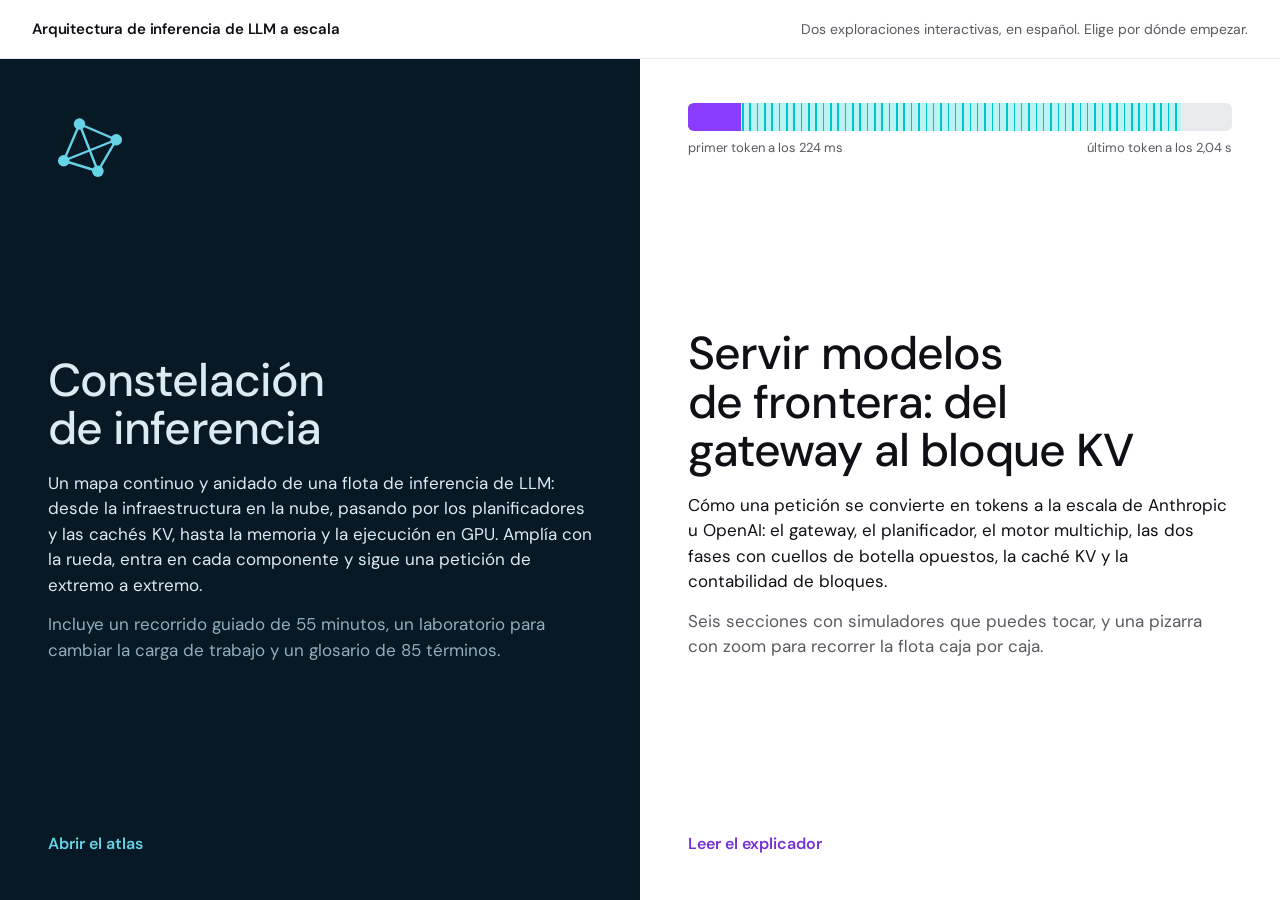
<file: index.html>
<!doctype html>
<html lang="es">
<head>
<meta charset="utf-8">
<meta name="viewport" content="width=device-width,initial-scale=1">
<meta name="description" content="Dos exploraciones interactivas sobre cómo se sirven modelos de lenguaje a escala: un atlas anidado de una flota de inferencia y un explicador del camino de una petición, del gateway al bloque KV.">
<title>Arquitectura de inferencia de LLM a escala</title>
<style>
@font-face{font-family:'DM Sans';font-style:normal;font-weight:400 700;font-display:swap;src:url(inference-constelation/fonts/font-02.woff2) format('woff2');unicode-range:U+0000-00FF,U+0131,U+0152-0153,U+02BB-02BC,U+02C6,U+02DA,U+02DC,U+0304,U+0308,U+0329,U+2000-206F,U+20AC,U+2122,U+2191,U+2193,U+2212,U+2215,U+FEFF,U+FFFD}
@font-face{font-family:'DM Sans';font-style:normal;font-weight:400 700;font-display:swap;src:url(inference-constelation/fonts/font-01.woff2) format('woff2');unicode-range:U+0100-02BA,U+02BD-02C5,U+02C7-02CC,U+02CE-02D7,U+02DD-02FF,U+0304,U+0308,U+0329,U+1D00-1DBF,U+1E00-1E9F,U+1EF2-1EFF,U+2020,U+20A0-20AB,U+20AD-20C0,U+2113,U+2C60-2C7F,U+A720-A7FF}
:root{--deep:#061925;--sky:#092333;--ink:#dcebf2;--muted:#91afbf;--cyan:#66d3e7;--focus-dark:#38a9d4;--paper:#fff;--paper-hover:#fafafc;--rule:#e8eaed;--paper-ink:#0f1015;--paper-muted:#0f121ab2;--purple:#7630d7;--purple-6:#8b3dff;--teal:#00c4cc;--teal-1:#bbf3f4;--grey:#606671}
*{box-sizing:border-box}
html{height:100%}
body{margin:0;min-height:100dvh;display:flex;flex-direction:column;font-family:'DM Sans',system-ui,-apple-system,'Segoe UI',Helvetica,Arial,sans-serif;font-size:16px;line-height:1.5;background:var(--paper);color:var(--paper-ink);-webkit-font-smoothing:antialiased;text-rendering:optimizeLegibility}
.top{display:flex;justify-content:space-between;align-items:baseline;flex-wrap:wrap;gap:2px 32px;padding:18px 32px;border-bottom:1px solid var(--rule)}
.top h1{margin:0;font-size:15px;line-height:22px;font-weight:600;letter-spacing:-.01em}
.top p{margin:0;font-size:14px;line-height:22px;color:var(--paper-muted)}
.choice{flex:1;display:grid;grid-template-columns:1fr 1fr}
.panel{display:flex;flex-direction:column;justify-content:space-between;gap:40px;min-height:calc(100dvh - 59px);padding:44px 48px;color:inherit;text-decoration:none;transition:background-color .15s ease}
.panel>*{width:100%;max-width:34rem}
.panel h2{margin:0 0 18px;font-size:clamp(32px,3.6vw,54px);line-height:1.05;font-weight:500;letter-spacing:-.02em;text-wrap:balance}
.panel p{margin:0 0 14px;font-size:17px;line-height:1.5;text-wrap:pretty}
.panel p:last-child{margin-bottom:0}
.inside{font-size:15px;line-height:1.5}
.cta{font-size:16px;line-height:24px;font-weight:600;text-decoration:underline;text-decoration-thickness:1.5px;text-underline-offset:4px;text-decoration-color:transparent;transition:text-decoration-color .15s ease}
.panel:hover .cta,.panel:focus-visible .cta{text-decoration-color:currentColor}
.panel:focus-visible{outline:3px solid var(--focus-dark);outline-offset:-3px}
.atlas{background:var(--deep);color:var(--ink)}
.atlas:hover{background:var(--sky)}
.atlas .inside{color:var(--muted)}
.atlas .cta,.atlas .motif{color:var(--cyan)}
.paper:hover{background:var(--paper-hover)}
.paper .inside{color:var(--paper-muted)}
.paper .cta{color:var(--purple)}
.paper:focus-visible{outline-color:var(--purple-6)}
.motif svg{display:block;width:84px;height:84px}
.track{position:relative;height:28px;border-radius:6px;overflow:hidden;background:var(--rule)}
.track i{position:absolute;top:0;bottom:0}
.web{left:0;width:.09%;min-width:3px;background:var(--grey)}
.prefill{left:.09%;width:9.6%;background:var(--purple-6)}
.decode{left:9.96%;width:80.63%;background-color:var(--teal-1);background-image:repeating-linear-gradient(90deg,var(--teal) 0 1.5px,transparent 1.5px 1.672%)}
.ticks{display:flex;justify-content:space-between;gap:12px;margin-top:8px;font-size:13px;line-height:18px;color:var(--paper-muted);font-variant-numeric:tabular-nums}
@media (max-width:760px){.top{padding:14px 20px}.choice{grid-template-columns:1fr}.panel{min-height:0;padding:32px 20px 36px;gap:28px}.panel h2{font-size:clamp(28px,8vw,36px)}.panel p{font-size:16px}}
@media (prefers-reduced-motion:reduce){*{transition:none!important}}
</style>
</head>
<body>
<header class="top">
  <h1>Arquitectura de inferencia de LLM a escala</h1>
  <p>Dos exploraciones interactivas, en español. Elige por dónde empezar.</p>
</header>
<main class="choice">
  <a class="panel atlas" href="inference-constelation/index.html">
    <div class="motif" aria-hidden="true"><svg viewBox="0 0 32 32"><path d="M6 22 12 8 26 14 19 26 6 22 26 14M12 8 19 26" fill="none" stroke="currentColor" stroke-width=".9"/><g fill="currentColor"><circle cx="6" cy="22" r="2.2"/><circle cx="12" cy="8" r="2.2"/><circle cx="26" cy="14" r="2.2"/><circle cx="19" cy="26" r="2.2"/></g></svg></div>
    <div>
      <h2>Constelación de inferencia</h2>
      <p>Un mapa continuo y anidado de una flota de inferencia de LLM: desde la infraestructura en la nube, pasando por los planificadores y las cachés KV, hasta la memoria y la ejecución en GPU. Amplía con la rueda, entra en cada componente y sigue una petición de extremo a extremo.</p>
      <p class="inside">Incluye un recorrido guiado de 55 minutos, un laboratorio para cambiar la carga de trabajo y un glosario de 85 términos.</p>
    </div>
    <span class="cta">Abrir el atlas</span>
  </a>
  <a class="panel paper" href="llm-architecture-explainer/llm-serving-explainer.html">
    <div class="motif" aria-hidden="true">
      <div class="track"><i class="web"></i><i class="prefill"></i><i class="decode"></i></div>
      <div class="ticks"><span>primer token a los 224 ms</span><span>último token a los 2,04 s</span></div>
    </div>
    <div>
      <h2>Servir modelos de frontera: del gateway al bloque KV</h2>
      <p>Cómo una petición se convierte en tokens a la escala de Anthropic u OpenAI: el gateway, el planificador, el motor multichip, las dos fases con cuellos de botella opuestos, la caché KV y la contabilidad de bloques.</p>
      <p class="inside">Seis secciones con simuladores que puedes tocar, y una pizarra con zoom para recorrer la flota caja por caja.</p>
    </div>
    <span class="cta">Leer el explicador</span>
  </a>
</main>
</body>
</html>
</file>
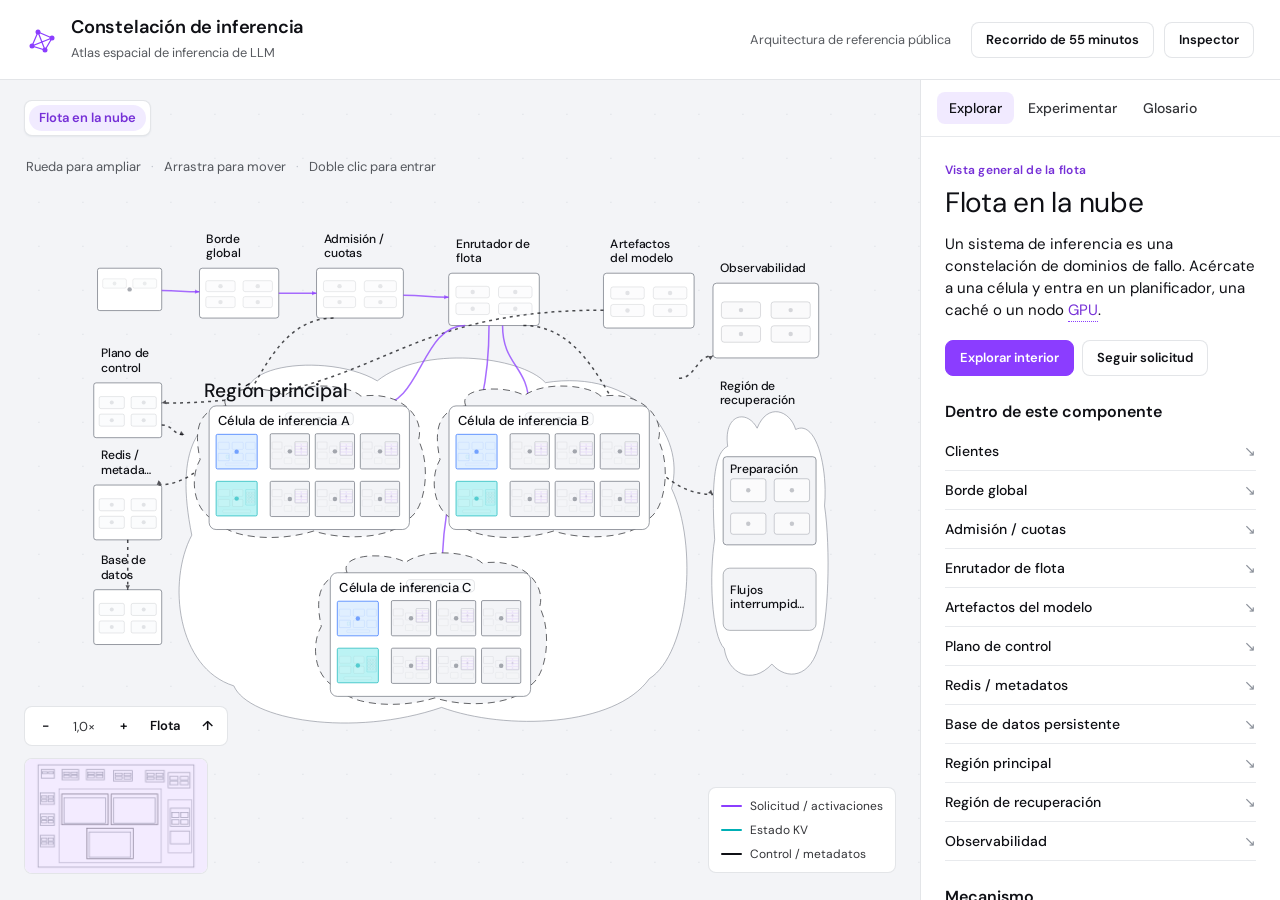
<file: inference-constelation-light/index.html>
<!doctype html>
<html lang="es">
<head>
  <meta charset="utf-8"><meta name="viewport" content="width=device-width,initial-scale=1">
  <meta name="description" content="Explora un mapa continuo y anidado de una flota de inferencia de LLM: desde la infraestructura en la nube, pasando por los planificadores y las cachés KV, hasta la memoria y la ejecución en GPU.">
  <title>Constelación de inferencia</title>
  <link rel="stylesheet" href="style.css">
</head>
<body>
<header class="masthead">
 <div class="identity"><svg width="32" height="32" viewBox="0 0 32 32" aria-hidden="true"><path d="M6 22 12 8 26 14 19 26 6 22 26 14M12 8 19 26" fill="none" stroke="currentColor" stroke-width="1.2"/><g fill="currentColor"><circle cx="6" cy="22" r="2.5"/><circle cx="12" cy="8" r="2.5"/><circle cx="26" cy="14" r="2.5"/><circle cx="19" cy="26" r="2.5"/></g></svg><div><h1>Constelación de inferencia</h1><span>Atlas espacial de inferencia de LLM</span></div></div>
 <div class="header-actions"><span class="reference-label">Arquitectura de referencia pública</span><button id="tour-toggle">Recorrido de 55 minutos</button><button id="panel-toggle" aria-expanded="true" aria-controls="inspector">Inspector</button></div>
</header>
<main>
 <section class="workspace" aria-label="Constelación de arquitectura ampliable">
  <nav id="breadcrumbs" aria-label="Ubicación en la arquitectura"></nav>
  <canvas id="atlas" aria-label="Mapa de arquitectura anidada. Usa la lista de componentes del inspector para navegar con el teclado. Desplaza la rueda para ampliar, arrastra para mover, haz clic para seleccionar un componente o doble clic para entrar." tabindex="0"></canvas>
  <div class="map-hint" id="map-hint">Rueda para ampliar <span>·</span> Arrastra para mover <span>·</span> Doble clic para entrar</div>
  <div class="map-controls"><div class="zoom-control"><button id="zoom-out" aria-label="Alejar">−</button><output id="scale">1×</output><button id="zoom-in" aria-label="Acercar">+</button><button id="overview">Flota</button><button id="go-up" aria-label="Centrar el componente superior">↑</button></div><canvas id="minimap" width="184" height="116" aria-label="Vista general de la flota con la posición actual de la cámara"></canvas></div>
  <div class="legend"><span><i class="request-key"></i>Solicitud / activaciones</span><span><i class="kv-key"></i>Estado KV</span><span><i class="control-key"></i>Control / metadatos</span></div>
  <div id="tour-bar" class="tour-bar" hidden><button id="tour-prev" aria-label="Parada anterior del recorrido">←</button><div><span id="tour-progress"></span><strong id="tour-title"></strong></div><button id="tour-next">Siguiente parada →</button><button id="tour-close" aria-label="Cerrar el recorrido guiado">×</button></div>
  <div id="canvas-status" class="sr-only" aria-live="polite"></div>
 </section>
 <aside id="inspector">
  <div class="panel-tabs" role="tablist" aria-label="Inspector"><button id="detail-tab" role="tab" aria-selected="true" aria-controls="detail-panel">Explorar</button><button id="lab-tab" role="tab" aria-selected="false" aria-controls="lab-panel">Experimentar</button><button id="glossary-tab" role="tab" aria-selected="false" aria-controls="glossary-panel">Glosario</button></div>
  <section id="detail-panel" role="tabpanel" aria-labelledby="detail-tab">
   <div class="selection-kind" id="selection-kind"></div><h2 id="selection-title"></h2><p id="selection-summary"></p>
   <div class="selection-actions"><button class="primary" id="enter-component">Explorar interior</button><button id="trace-next">Seguir solicitud</button></div>
   <p id="trace-note" class="trace-note" hidden></p>
   <div id="child-section"><h3>Dentro de este componente</h3><div id="child-list"></div></div>
   <div id="detail-copy"></div><div id="source-links"></div>
   <details id="deep-dives"><summary>Análisis técnico detallado</summary><label class="field">Tema<select id="deep-topic"></select></label><div id="deep-content"></div></details>
  </section>
  <section id="lab-panel" role="tabpanel" aria-labelledby="lab-tab" hidden>
   <div class="selection-kind">Referencia: modelo denso de 70 mil millones / H100 SXM</div><h2>Cambia la carga de trabajo</h2><p>Observa la capacidad y la presión de memoria en la misma constelación.</p>
   <label class="field">Escenario<select id="scenario"><option value="baseline">Referencia</option><option value="zone">Una zona no disponible</option><option value="burst">Ráfaga y amplificación por reintentos</option><option value="context">Contexto largo / lote grande</option><option value="quant">Pesos y KV cuantizados</option></select></label>
   <div id="lab-controls"></div><div id="lab-results" aria-live="polite"></div>
   <details><summary>Supuestos y ecuaciones</summary><div id="model-notes"></div></details>
  </section>
  <section id="glossary-panel" role="tabpanel" aria-labelledby="glossary-tab" hidden>
   <div class="selection-kind">Siglas, nombres de hardware y unidades</div><h2>Glosario</h2><p>Qué significa cada término y por qué importa aquí.</p>
   <label class="field" for="glossary-search">Buscar términos o significados<input id="glossary-search" type="search" placeholder="p. ej., KV, paralelismo, latencia" autocomplete="off" spellcheck="false"></label>
   <p class="glossary-count" id="glossary-count" role="status" aria-live="polite"></p>
   <div id="glossary-results"></div>
  </section>
  <footer class="panel-footer">Diseño de referencia; no describe infraestructura privada de proveedores. Las notas distinguen entre mecanismos publicados y supuestos de ingeniería.</footer>
 </aside>
</main>
<script src="content.js"></script><script src="glossary-data.js"></script><script src="app.js"></script>
</body>
</html>
</file>
<file: inference-constelation-light/style.css>
/* Constelación de inferencia, versión clara: la paleta y la tipografía del explicador «Servir modelos de frontera». */
/* DM Sans, SIL Open Font License. Fuente variable: un archivo por subconjunto cubre los pesos 400-700. */
@font-face{font-family:'DM Sans';font-style:normal;font-weight:400 700;font-display:swap;src:url(fonts/font-02.woff2) format('woff2');unicode-range:U+0000-00FF,U+0131,U+0152-0153,U+02BB-02BC,U+02C6,U+02DA,U+02DC,U+0304,U+0308,U+0329,U+2000-206F,U+20AC,U+2122,U+2191,U+2193,U+2212,U+2215,U+FEFF,U+FFFD}
@font-face{font-family:'DM Sans';font-style:normal;font-weight:400 700;font-display:swap;src:url(fonts/font-01.woff2) format('woff2');unicode-range:U+0100-02BA,U+02BD-02C5,U+02C7-02CC,U+02CE-02D7,U+02DD-02FF,U+0304,U+0308,U+0329,U+1D00-1DBF,U+1E00-1E9F,U+1EF2-1EFF,U+2020,U+20A0-20AB,U+20AD-20C0,U+2113,U+2C60-2C7F,U+A720-A7FF}

:root{color-scheme:light;
--bg:#fff;--sunken:#F3F4F7;--ink:#0F1015;--sub:#0F1015D9;--mute:#0F121AB2;--border:#39466024;--divider:#E8EAED;--hover:#404F6D0F;--g04:#C1C5CD;--g05:#8A8F99;
--purple:#8B3DFF;--purple-hover:#7630D7;--purple-press:#612DAE;--purple-tint:#F1EBFF;--purple-a:#A370FC26;--teal:#00AFB5;--teal-tint:#BBF3F4;--red:#DB142C;
--mono:Menlo,Consolas,"SF Mono","Liberation Mono",monospace;--shadow:0 0 0 .5px #404F6D0F,0 8px 16px 0 rgba(24,44,89,.14),0 24px 24px 0 rgba(24,44,89,.07);
font-family:'DM Sans',-apple-system,BlinkMacSystemFont,'Segoe UI',Helvetica,Arial,sans-serif;font-size:16px}
*{box-sizing:border-box}
body{margin:0;overflow:hidden;background:var(--bg);color:var(--ink);-webkit-font-smoothing:antialiased;text-rendering:optimizeLegibility}
button,input,select{font:inherit}
button{cursor:pointer;border:1px solid var(--border);border-radius:8px;background:var(--bg);color:var(--ink);padding:8px 14px;font-size:13px;line-height:18px;font-weight:600;transition:background .15s ease,border-color .15s ease}
button:hover{background:var(--hover)}
button:focus-visible,a:focus-visible,canvas:focus-visible,input:focus-visible,select:focus-visible{outline:2px solid var(--purple);outline-offset:2px}
button:disabled{opacity:.4;cursor:default}
button.primary{background:var(--purple);color:#fff;border-color:var(--purple)}
button.primary:hover{background:var(--purple-hover);border-color:var(--purple-hover)}
button.primary:active{background:var(--purple-press);border-color:var(--purple-press)}
button[hidden],[hidden]{display:none!important}
a{color:var(--purple-hover);text-decoration:none}
a:hover{color:var(--purple-press);text-decoration:underline}

.masthead{height:80px;display:flex;align-items:center;justify-content:space-between;padding:0 26px;gap:20px;border-bottom:1px solid var(--border);background:var(--bg)}
.identity{display:flex;align-items:center;gap:13px}
.identity svg{color:var(--purple)}
h1{font-size:1.14rem;letter-spacing:-.01em;line-height:1.2;margin:0 0 3px;font-weight:600}
.identity span{font-size:.8rem;color:var(--mute)}
.header-actions{display:flex;align-items:center;gap:10px}
.reference-label{font-size:.8rem;color:var(--mute);margin-right:10px}

main{height:calc(100dvh - 80px);display:grid;grid-template-columns:minmax(0,1fr) 360px}
.workspace{min-width:0;position:relative;overflow:hidden;background:var(--sunken)}
#atlas{width:100%;height:100%;display:block;touch-action:none;cursor:grab}
#atlas.dragging{cursor:grabbing}
#atlas.hovering{cursor:pointer}
#breadcrumbs{position:absolute;left:24px;top:20px;z-index:2;display:flex;align-items:center;gap:2px;flex-wrap:wrap;max-width:calc(100% - 48px);padding:4px;background:var(--bg);border:1px solid var(--border);border-radius:8px;box-shadow:0 1px 2px rgba(24,44,89,.06)}
#breadcrumbs button{border:0;padding:4px 10px;border-radius:9999px;color:var(--sub);font-size:13px;font-weight:500}
#breadcrumbs span{color:var(--g04)}
#breadcrumbs button:last-child{color:var(--purple-hover);background:var(--purple-tint);font-weight:600}
.map-hint{position:absolute;left:26px;top:78px;color:var(--mute);font-size:13px;pointer-events:none}
.map-hint span{margin:0 7px;color:var(--g04)}

.map-controls{position:absolute;left:24px;bottom:26px;display:flex;flex-direction:column;gap:12px}
.zoom-control{display:flex;align-items:center;gap:2px;background:var(--bg);padding:4px;border:1px solid var(--border);border-radius:8px}
.zoom-control button{border:0;min-width:32px;padding:6px 9px}
.zoom-control output{font-size:13px;min-width:42px;text-align:center;font-variant-numeric:tabular-nums;color:var(--sub)}
#minimap{width:184px;height:116px;border:1px solid var(--border);border-radius:8px;background:var(--bg);cursor:crosshair}
.legend{position:absolute;right:24px;bottom:27px;display:flex;flex-direction:column;gap:8px;font-size:12px;line-height:16px;color:var(--sub);background:var(--bg);padding:10px 12px;border:1px solid var(--border);border-radius:8px;pointer-events:none}
.legend span{display:flex;align-items:center;gap:8px}
.legend i{width:21px;height:2px;display:block;border-radius:1px}
.request-key{background:var(--purple)}
.kv-key{background:var(--teal)}
.control-key{background:var(--ink)}

#inspector{background:var(--bg);color:var(--ink);border-left:1px solid var(--border);overflow-y:auto;overscroll-behavior:contain}
.panel-tabs{position:sticky;top:0;background:var(--bg);z-index:2;display:flex;gap:2px;border-bottom:1px solid var(--divider);padding:12px 16px}
.panel-tabs button{border:0;border-radius:8px;padding:6px 12px;font-size:14px;line-height:20px;font-weight:500;color:var(--sub);background:transparent}
.panel-tabs button:hover{background:var(--hover)}
.panel-tabs button[aria-selected=true]{color:var(--ink);background:var(--purple-a)}
#detail-panel,#lab-panel,#glossary-panel{padding:24px}
.selection-kind{font-size:12px;line-height:18px;font-weight:600;letter-spacing:.02em;color:var(--purple-hover);margin-bottom:8px}
h2{font-size:1.75rem;letter-spacing:-.01em;font-weight:400;line-height:1.15;margin:0 0 14px;text-wrap:balance}
p{font-size:15px;line-height:22px;margin:0 0 16px;text-wrap:pretty}
h3{font-size:16px;line-height:24px;margin:24px 0 8px;font-weight:600}
.selection-actions{display:flex;flex-wrap:wrap;gap:8px;margin:18px 0}
.trace-note{padding:12px 14px;border-left:3px solid var(--purple);background:var(--purple-tint);border-radius:0 8px 8px 0;font-size:14px;line-height:20px;color:var(--sub)}
.child-list-item{display:flex;width:100%;align-items:center;justify-content:space-between;text-align:left;border-radius:0!important;border:0!important;border-bottom:1px solid var(--divider)!important;padding:10px 0!important;font-size:14px!important;font-weight:500!important;background:transparent}
.child-list-item:hover{background:transparent;color:var(--purple-hover)}
.child-list-item span:last-child{color:var(--g05)}
#detail-copy p{font-size:14px;line-height:22px;color:var(--sub)}
#source-links{display:flex;flex-direction:column;gap:10px;margin-top:22px}
#source-links a{font-size:13px;line-height:20px;color:var(--purple-hover)}
.panel-footer{font-size:12px;line-height:18px;color:var(--mute);padding:0 24px 24px}

.field{display:block;font-size:14px;line-height:20px;margin:18px 0}
.field-top{display:flex;justify-content:space-between;gap:15px;align-items:baseline;margin-bottom:8px}
.field output{font-family:var(--mono);font-size:12px;color:var(--sub);font-variant-numeric:tabular-nums;white-space:nowrap}
input[type=range]{width:100%;accent-color:var(--purple);cursor:pointer}
select{width:100%;padding:9px 12px;margin-top:8px;border:1px solid var(--g04);border-radius:8px;background:var(--bg);color:var(--ink);font-size:14px}
.metric{padding:14px 0;border-bottom:1px solid var(--divider)}
.metric-label{font-size:13px;line-height:18px;color:var(--sub);margin-bottom:4px}
.metric-value{font-size:28px;line-height:1.1;letter-spacing:-.01em;font-weight:500;font-variant-numeric:tabular-nums}
.metric-note{font-size:13px;line-height:18px;color:var(--mute);margin-top:6px}
.bar-track{height:8px;display:flex;background:var(--divider);border-radius:4px;margin-top:10px;overflow:hidden}
.bar-track>span{height:100%;flex-shrink:0}
details{margin-top:24px}
summary{font-size:14px;line-height:20px;cursor:pointer;font-weight:600}
details p{font-size:13px;line-height:20px;margin-top:12px;color:var(--sub)}
code{font-family:var(--mono);font-size:12px;overflow-wrap:anywhere}
.alert-text{color:var(--red)!important}

.tour-bar{position:absolute;bottom:25px;left:50%;transform:translateX(-50%);width:min(580px,calc(100% - 40px));background:var(--bg);color:var(--ink);border:1px solid var(--border);border-radius:12px;padding:10px;display:flex;align-items:center;gap:12px;box-shadow:var(--shadow);z-index:5}
.tour-bar>div{flex:1;min-width:0}
.tour-bar span{display:block;color:var(--purple-hover);font-size:12px;line-height:16px;font-weight:600;letter-spacing:.02em;margin-bottom:3px}
.tour-bar strong{font-size:14px;line-height:20px;font-weight:600}
.workspace:has(.tour-bar:not([hidden])) .map-controls{bottom:110px}
.workspace:has(.tour-bar:not([hidden])) .legend{bottom:120px}
.sr-only{position:absolute;width:1px;height:1px;padding:0;margin:-1px;overflow:hidden;clip:rect(0,0,0,0);border:0}
.panel-closed main{grid-template-columns:1fr}
.panel-closed #inspector{display:none}

#glossary-search{display:block;width:100%;min-width:0;margin-top:9px;padding:10px 12px;border:1px solid var(--g04);border-radius:8px;background:var(--bg);color:var(--ink);font-size:15px}
#glossary-search:focus{border-color:var(--purple);outline:none}
.glossary-count{font-size:13px;line-height:18px;color:var(--mute);margin:12px 0 2px}
.glossary-entry{padding:20px 0;border-bottom:1px solid var(--divider)}
.glossary-entry h3{margin:0 0 6px;font-size:18px;line-height:24px;color:var(--ink);letter-spacing:-.01em}
.glossary-expansion{font-size:15px;font-weight:500;line-height:22px;margin:0 0 8px}
.glossary-category{color:var(--purple-hover);font-size:12px;line-height:18px;font-weight:600;letter-spacing:.02em;margin:0 0 10px}
.glossary-entry p{font-size:14px;line-height:22px;margin-bottom:10px}
.glossary-context{color:var(--sub)}
.glossary-entry button{margin-top:3px;text-align:left}
.glossary-empty{padding:22px 0;color:var(--mute)}
#inspector .term-link{display:inline;padding:0;margin:0;border:0;border-bottom:1px dotted var(--purple);border-radius:0;background:transparent;font:inherit;line-height:inherit;vertical-align:baseline;color:var(--purple-hover);cursor:pointer}
#inspector .term-link:hover{background:var(--purple-tint);color:var(--purple-press)}
#inspector .term-link:focus-visible{outline:2px solid var(--purple);outline-offset:2px}

@media(min-width:1700px){main{grid-template-columns:minmax(0,1fr) 410px}#detail-panel,#lab-panel,#glossary-panel{padding:30px}}
@media(max-width:900px){main{grid-template-columns:minmax(0,1fr) 310px}.masthead{padding:0 18px}.reference-label{display:none}#detail-panel,#lab-panel,#glossary-panel{padding:22px 18px}#breadcrumbs{left:15px;top:15px}.map-hint{left:20px;max-width:calc(100% - 35px);line-height:1.8;top:78px}.legend{display:none}.map-controls{left:15px;bottom:18px}}
@media(max-width:650px){.masthead{height:70px;padding:0 14px}.identity svg{display:none}.identity span{display:none}h1{font-size:1rem}.header-actions{gap:6px}.header-actions button{font-size:12px;line-height:16px;padding:7px 10px;white-space:nowrap}.header-actions #tour-toggle{max-width:none}main{height:calc(100dvh - 70px);display:block}.workspace{height:100%}#inspector{position:absolute;right:0;top:70px;bottom:0;width:min(340px,calc(100% - 30px));box-shadow:var(--shadow);z-index:8}#minimap{display:none}.map-hint{font-size:12px;top:88px}.tour-bar{bottom:80px;gap:7px}.workspace:has(.tour-bar:not([hidden])) .map-controls{bottom:18px}.tour-bar strong{font-size:13px}.tour-bar button{font-size:12px;padding:7px}.panel-closed #inspector{display:none}#breadcrumbs{max-width:calc(100% - 30px)}h2{font-size:1.45rem}}
@media(prefers-reduced-motion:reduce){*{transition:none!important;scroll-behavior:auto!important}}
</file>
